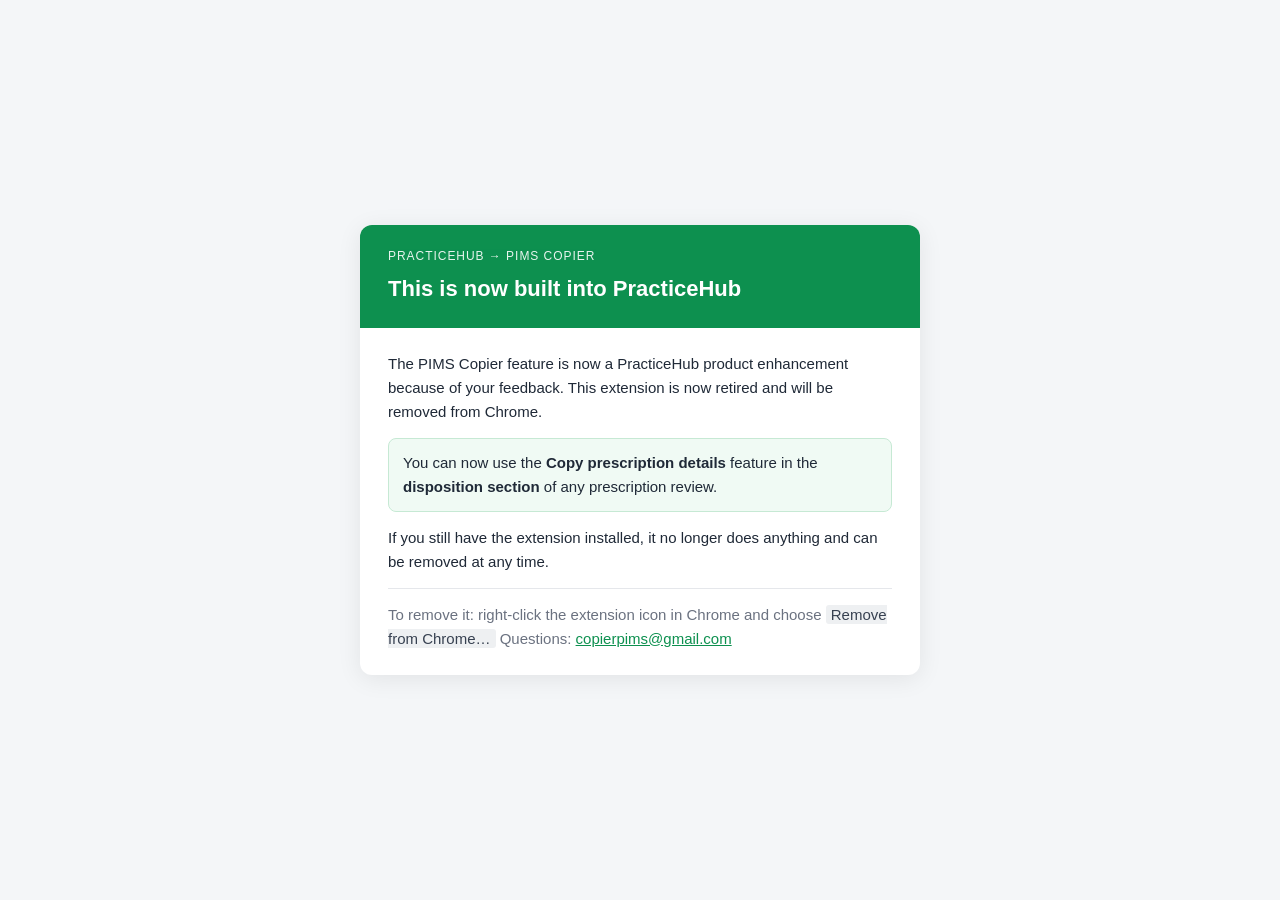
<file: index.html>
<!DOCTYPE html>
<html lang="en">
<head>
<meta charset="UTF-8">
<meta name="viewport" content="width=device-width, initial-scale=1.0">
<title>PracticeHub → PIMS Copier · Retired</title>
<style>
  * { box-sizing: border-box; margin: 0; padding: 0; }
  body {
    font-family: -apple-system, BlinkMacSystemFont, 'Segoe UI', Roboto, sans-serif;
    background: #f4f6f8;
    color: #1f2937;
    line-height: 1.6;
    min-height: 100vh;
    display: flex;
    align-items: center;
    justify-content: center;
    padding: 24px;
  }
  .card {
    background: #fff;
    max-width: 560px;
    width: 100%;
    border-radius: 12px;
    box-shadow: 0 4px 24px rgba(0,0,0,0.08);
    overflow: hidden;
  }
  .head {
    background: #0d904f;
    color: #fff;
    padding: 22px 28px;
  }
  .head .eyebrow { font-size: 12px; text-transform: uppercase; letter-spacing: .08em; opacity: .9; }
  .head h1 { font-size: 22px; font-weight: 700; margin-top: 4px; }
  .body { padding: 24px 28px; display: flex; flex-direction: column; gap: 14px; }
  .body p { font-size: 15px; }
  .body strong { font-weight: 600; }
  .where {
    background: #f0faf4;
    border: 1px solid #c6e9d4;
    border-radius: 8px;
    padding: 12px 14px;
    font-size: 15px;
  }
  .small { font-size: 13px; color: #6b7280; border-top: 1px solid #e5e7eb; padding-top: 14px; }
  .small code { font-family: inherit; background: #eef0f2; padding: 1px 5px; border-radius: 3px; color: #374151; }
  a { color: #0d904f; }
</style>
</head>
<body>
  <div class="card">
    <div class="head">
      <div class="eyebrow">PracticeHub → PIMS Copier</div>
      <h1>This is now built into PracticeHub</h1>
    </div>
    <div class="body">
      <p>The PIMS Copier feature is now a PracticeHub product enhancement because of your feedback. This extension is now retired and will be removed from Chrome.</p>
      <div class="where">You can now use the <strong>Copy prescription details</strong> feature in the <strong>disposition section</strong> of any prescription review.</div>
      <p>If you still have the extension installed, it no longer does anything and can be removed at any time.</p>
      <p class="small">To remove it: right-click the extension icon in Chrome and choose <code>Remove from Chrome…</code> Questions: <a href="mailto:copierpims@gmail.com">copierpims@gmail.com</a></p>
    </div>
  </div>
</body>
</html>
</file>
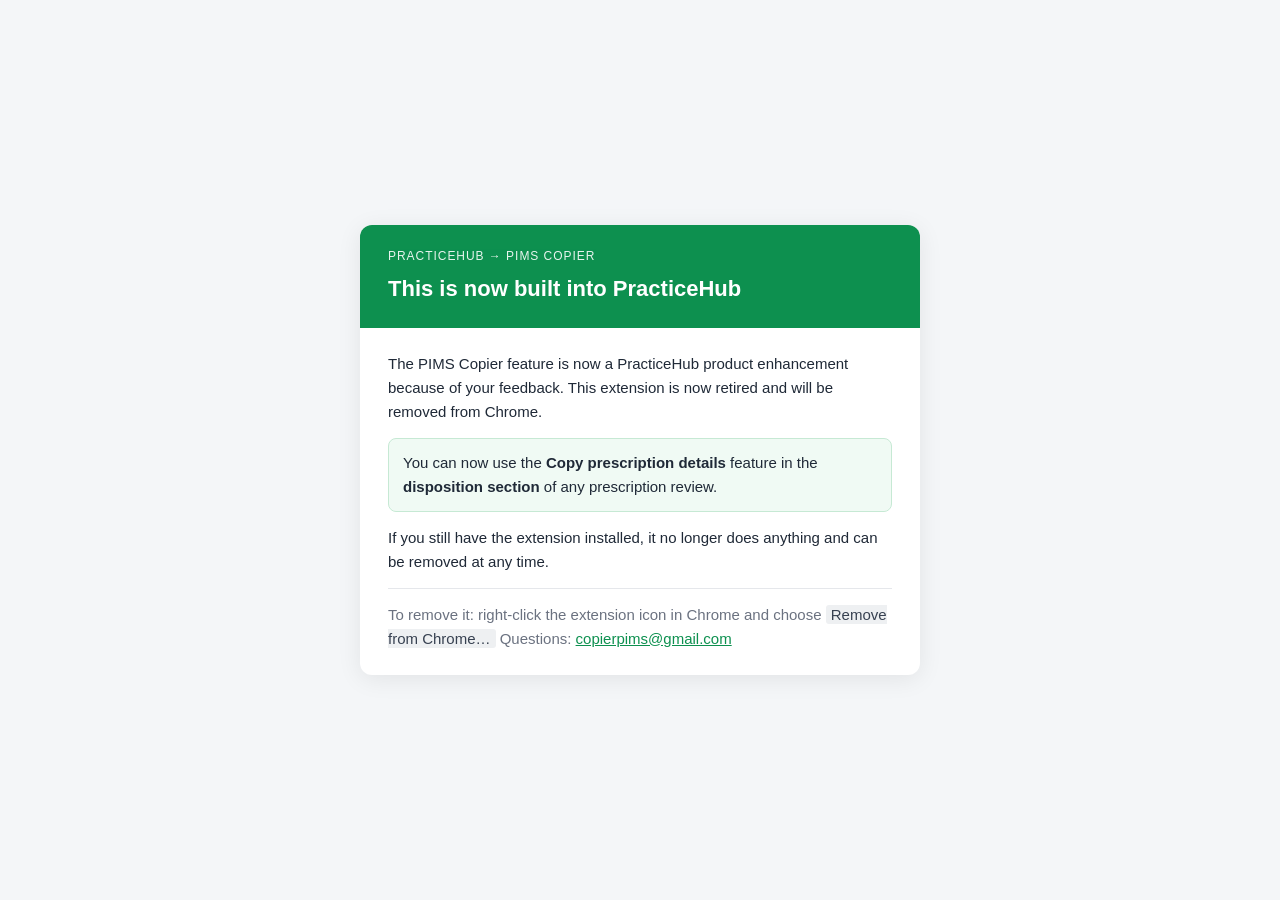
<file: extension.html>
<!DOCTYPE html>
<html lang="en">
<head>
<meta charset="UTF-8">
<meta name="viewport" content="width=device-width, initial-scale=1.0">
<title>PracticeHub → PIMS Copier · Retired</title>
<meta http-equiv="refresh" content="0; url=./index.html">
<style>
  * { box-sizing: border-box; margin: 0; padding: 0; }
  body {
    font-family: -apple-system, BlinkMacSystemFont, 'Segoe UI', Roboto, sans-serif;
    background: #f4f6f8;
    color: #1f2937;
    line-height: 1.6;
    min-height: 100vh;
    display: flex;
    align-items: center;
    justify-content: center;
    padding: 24px;
  }
  .card {
    background: #fff;
    max-width: 560px;
    width: 100%;
    border-radius: 12px;
    box-shadow: 0 4px 24px rgba(0,0,0,0.08);
    overflow: hidden;
  }
  .head {
    background: #0d904f;
    color: #fff;
    padding: 22px 28px;
  }
  .head .eyebrow { font-size: 12px; text-transform: uppercase; letter-spacing: .08em; opacity: .9; }
  .head h1 { font-size: 22px; font-weight: 700; margin-top: 4px; }
  .body { padding: 24px 28px; display: flex; flex-direction: column; gap: 14px; }
  .body p { font-size: 15px; }
  .body strong { font-weight: 600; }
  .where {
    background: #f0faf4;
    border: 1px solid #c6e9d4;
    border-radius: 8px;
    padding: 12px 14px;
    font-size: 15px;
  }
  .small { font-size: 13px; color: #6b7280; border-top: 1px solid #e5e7eb; padding-top: 14px; }
  .small code { font-family: inherit; background: #eef0f2; padding: 1px 5px; border-radius: 3px; color: #374151; }
  a { color: #0d904f; }
</style>
</head>
<body>
  <div class="card">
    <div class="head">
      <div class="eyebrow">PracticeHub → PIMS Copier</div>
      <h1>This is now built into PracticeHub</h1>
    </div>
    <div class="body">
      <p>The PIMS Copier extension has been retired. Copying prescription data to your PIMS is now a built-in PracticeHub feature — nothing to install, nothing to keep updated.</p>
      <div class="where">Open any prescription review in PracticeHub and look for the <strong>copy button next to Approve / Decline</strong>.</div>
      <p>If you still have the extension installed, it no longer does anything and can be removed at any time.</p>
      <p class="small">To remove it: right-click the extension icon in Chrome and choose <code>Remove from Chrome…</code> Questions: <a href="mailto:copierpims@gmail.com">copierpims@gmail.com</a></p>
    </div>
  </div>
</body>
</html>
</file>
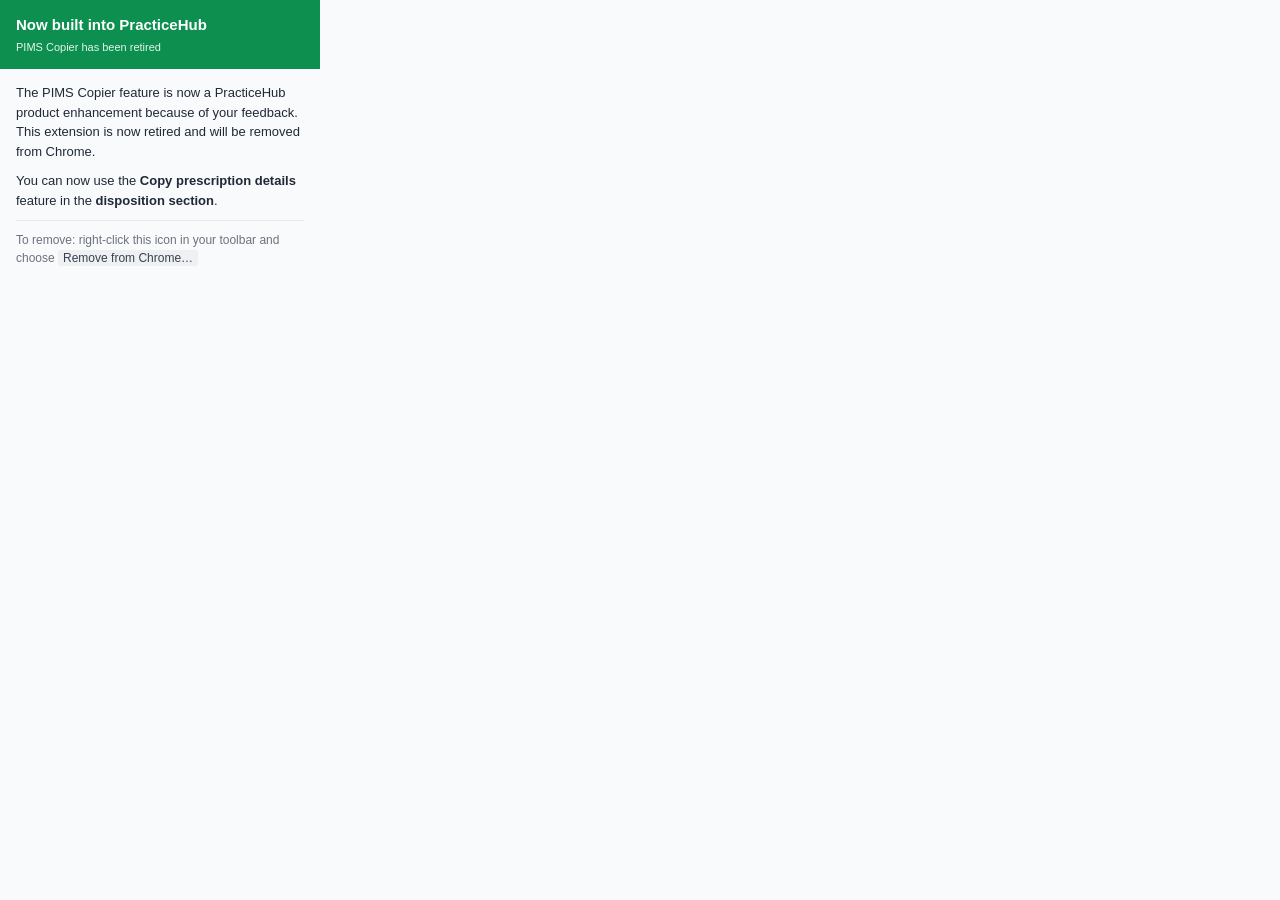
<file: popup.html>
<!DOCTYPE html>
<html lang="en">
<head>
  <meta charset="UTF-8">
  <title>PIMS Copier — Retired</title>
  <style>
    * { margin: 0; padding: 0; box-sizing: border-box; }
    body {
      width: 320px;
      font-family: -apple-system, BlinkMacSystemFont, 'Segoe UI', Roboto, sans-serif;
      font-size: 13px;
      line-height: 1.5;
      color: #1f2937;
      background: #f9fafb;
    }
    .header {
      background: #0d904f;
      color: #fff;
      padding: 14px 16px;
    }
    .header h1 { font-size: 15px; font-weight: 700; }
    .header p  { font-size: 11px; opacity: 0.9; margin-top: 2px; }
    .body { padding: 14px 16px; display: flex; flex-direction: column; gap: 10px; }
    .body strong { font-weight: 600; }
    .remove {
      border-top: 1px solid #e5e7eb;
      padding-top: 10px;
      font-size: 12px;
      color: #6b7280;
    }
    .remove code {
      font-family: inherit;
      background: #eef0f2;
      padding: 1px 5px;
      border-radius: 3px;
      color: #374151;
    }
  </style>
</head>
<body>
  <div class="header">
    <h1>Now built into PracticeHub</h1>
    <p>PIMS Copier has been retired</p>
  </div>
  <div class="body">
    <p>The PIMS Copier feature is now a PracticeHub product enhancement because of your feedback. This extension is now retired and will be removed from Chrome.</p>
    <p>You can now use the <strong>Copy prescription details</strong> feature in the <strong>disposition section</strong>.</p>
    <p class="remove">To remove: right-click this icon in your toolbar and choose <code>Remove from Chrome…</code></p>
  </div>
</body>
</html>
</file>
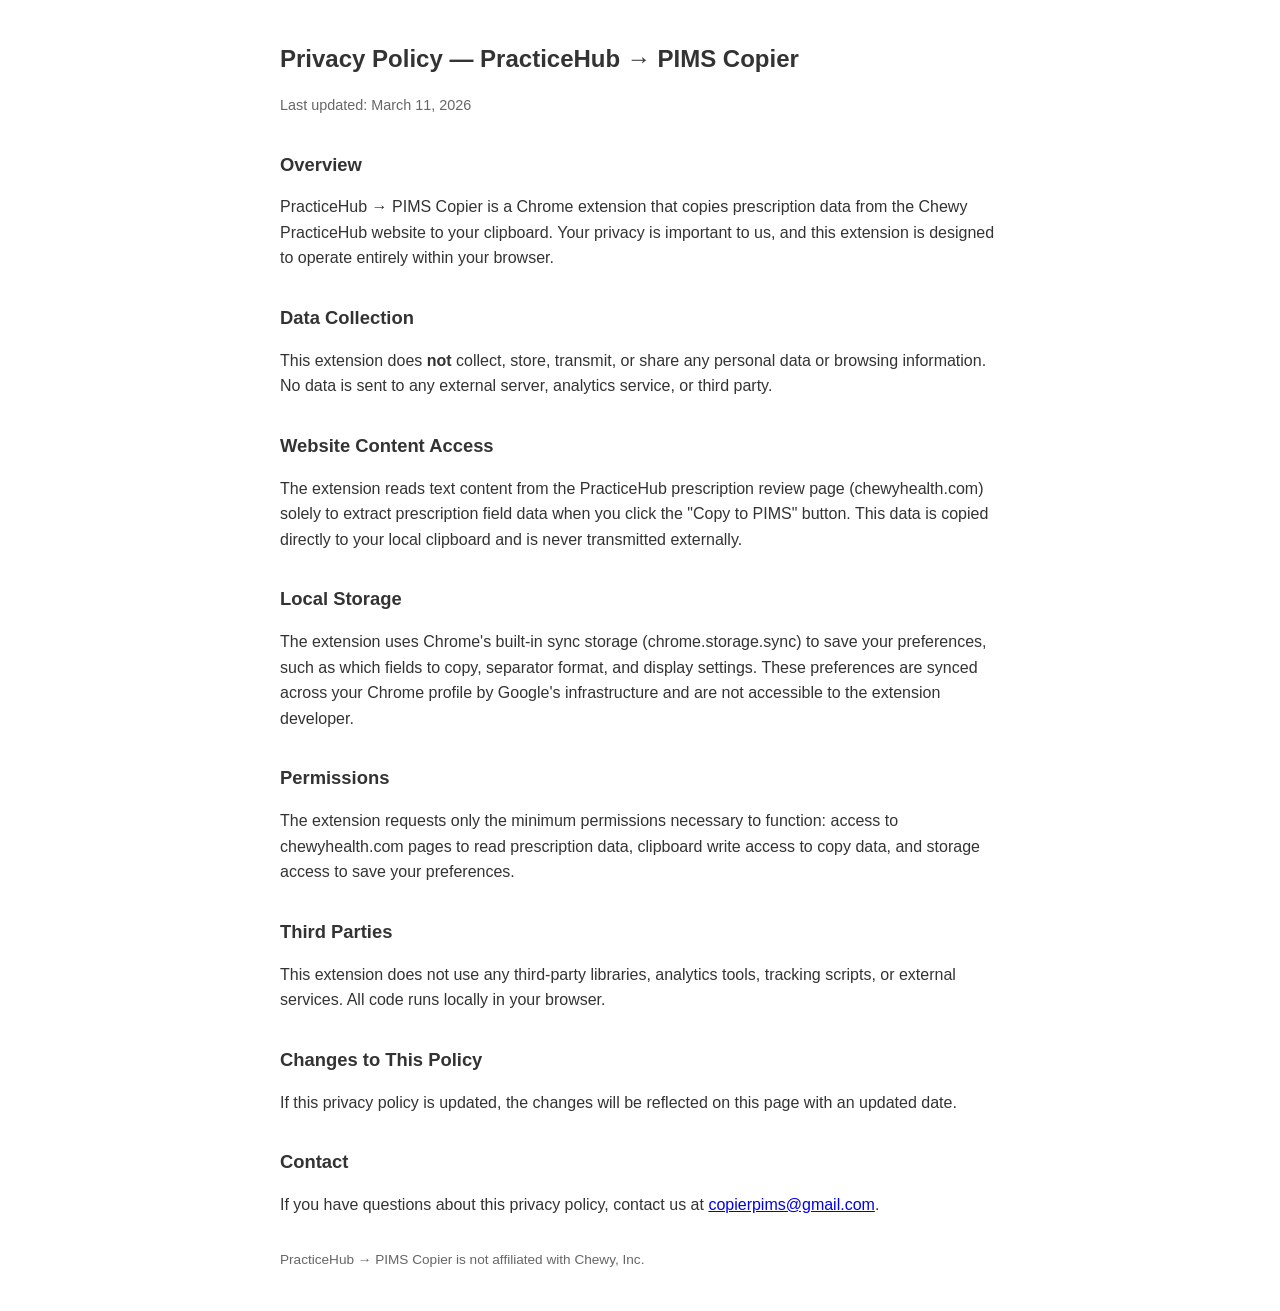
<file: privacy-policy.html>
<!DOCTYPE html>
<html lang="en">
<head>
<meta charset="UTF-8">
<meta name="viewport" content="width=device-width, initial-scale=1.0">
<title>Privacy Policy — PracticeHub → PIMS Copier</title>
<style>
body { font-family: -apple-system, BlinkMacSystemFont, 'Segoe UI', Roboto, sans-serif; max-width: 720px; margin: 40px auto; padding: 0 20px; line-height: 1.6; color: #333; }
h1 { font-size: 1.5rem; }
h2 { font-size: 1.15rem; margin-top: 2rem; }
p { margin: 0.75rem 0; }
.updated { color: #666; font-size: 0.9rem; }
</style>
</head>
<body>
<h1>Privacy Policy — PracticeHub → PIMS Copier</h1>
<p class="updated">Last updated: March 11, 2026</p>

<h2>Overview</h2>
<p>PracticeHub → PIMS Copier is a Chrome extension that copies prescription data from the Chewy PracticeHub website to your clipboard. Your privacy is important to us, and this extension is designed to operate entirely within your browser.</p>

<h2>Data Collection</h2>
<p>This extension does <strong>not</strong> collect, store, transmit, or share any personal data or browsing information. No data is sent to any external server, analytics service, or third party.</p>

<h2>Website Content Access</h2>
<p>The extension reads text content from the PracticeHub prescription review page (chewyhealth.com) solely to extract prescription field data when you click the "Copy to PIMS" button. This data is copied directly to your local clipboard and is never transmitted externally.</p>

<h2>Local Storage</h2>
<p>The extension uses Chrome's built-in sync storage (chrome.storage.sync) to save your preferences, such as which fields to copy, separator format, and display settings. These preferences are synced across your Chrome profile by Google's infrastructure and are not accessible to the extension developer.</p>

<h2>Permissions</h2>
<p>The extension requests only the minimum permissions necessary to function: access to chewyhealth.com pages to read prescription data, clipboard write access to copy data, and storage access to save your preferences.</p>

<h2>Third Parties</h2>
<p>This extension does not use any third-party libraries, analytics tools, tracking scripts, or external services. All code runs locally in your browser.</p>

<h2>Changes to This Policy</h2>
<p>If this privacy policy is updated, the changes will be reflected on this page with an updated date.</p>

<h2>Contact</h2>
<p>If you have questions about this privacy policy, contact us at <a href="mailto:copierpims@gmail.com">copierpims@gmail.com</a>.</p>

<p style="margin-top:2rem; color:#666; font-size:0.85rem;">PracticeHub → PIMS Copier is not affiliated with Chewy, Inc.</p>
</body>
</html>
</file>
